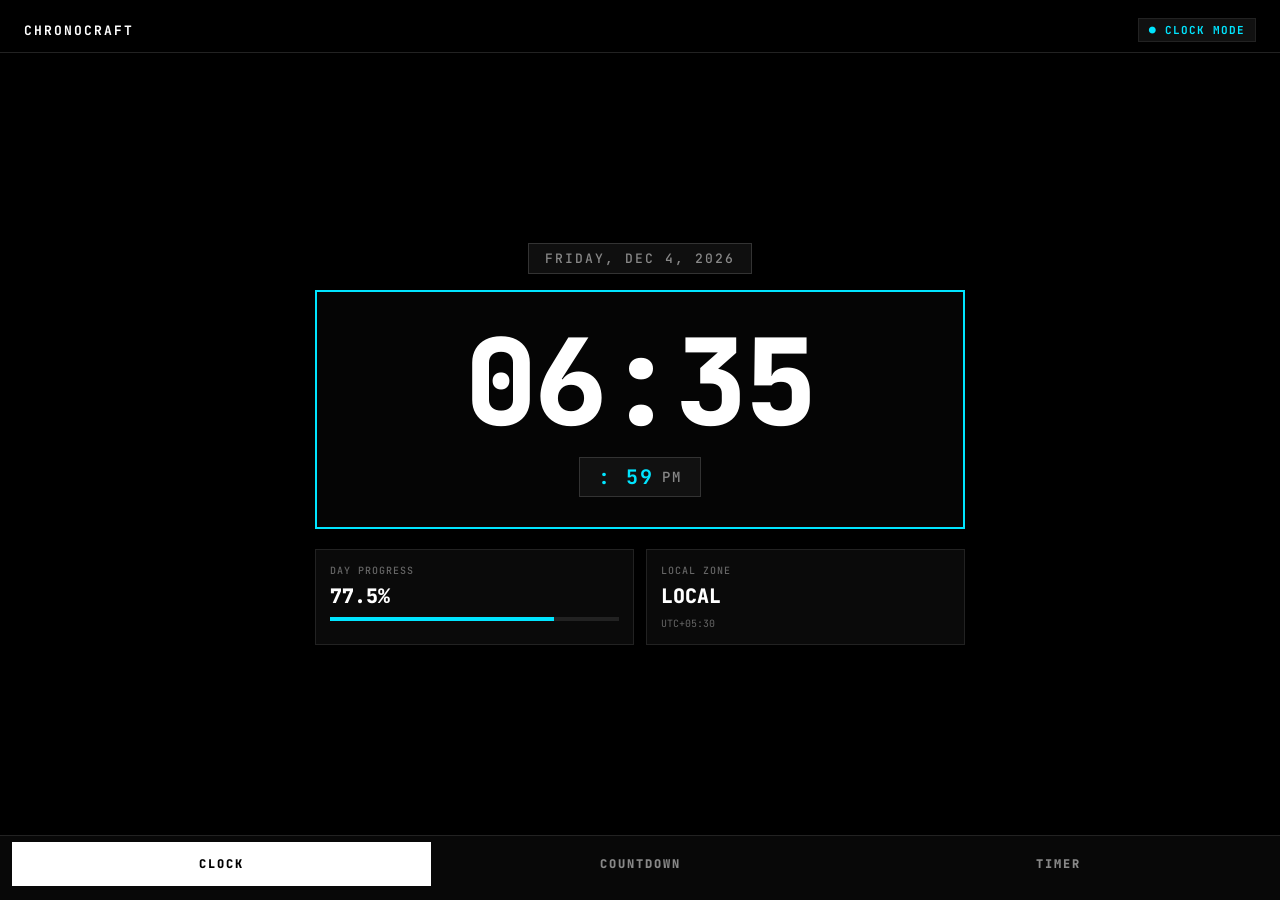
<file: index.html>
<!DOCTYPE html>
<html lang="en">
<head>
  <meta charset="UTF-8">
  <meta name="viewport" content="width=device-width, initial-scale=1.0, maximum-scale=1.0, user-scalable=no">
  <title>ChronoCraft — Sovereign Full-Screen Timepiece</title>
  <style>
    @import url('https://fonts.googleapis.com/css2?family=JetBrains+Mono:wght@300;400;500;700;800&display=swap');

    :root {
      --bg-color: #000000;
      --surface-dark: #050505;
      --surface-card: #0a0a0a;
      --border-subtle: #222222;
      --border-accent: #00E5FF;
      --text-main: #FFFFFF;
      --text-muted: #666666;
      --accent-clock: #00E5FF;
      --accent-countdown: #FFB000;
      --accent-timer: #00FF66;
      --font-mono: 'JetBrains Mono', monospace;
    }

    * {
      box-sizing: border-box;
      margin: 0;
      padding: 0;
      user-select: none;
      -webkit-user-select: none;
      border-radius: 0 !important; /* Strictly sharp brutalist edges */
    }

    body {
      background-color: var(--bg-color);
      color: var(--text-main);
      font-family: var(--font-mono);
      height: 100vh;
      width: 100vw;
      overflow: hidden;
      display: flex;
      flex-direction: column;
      justify-content: space-between;
      transition: background-color 0.3s ease;
    }

    /* Fullscreen Immersion Mode (Hides header and footer on tap/idle) */
    body.immersive .nav-bar,
    body.immersive .status-header,
    body.immersive .controls-row {
      opacity: 0;
      pointer-events: none;
      transition: opacity 0.4s ease;
    }

    /* Top Bar */
    .status-header {
      display: flex;
      justify-content: space-between;
      align-items: center;
      padding: 18px 24px 10px 24px;
      border-bottom: 1px solid var(--border-subtle);
      transition: opacity 0.3s ease;
    }

    .brand-title {
      font-size: 13px;
      font-weight: 700;
      letter-spacing: 2px;
      color: var(--text-main);
    }

    .status-chip {
      font-size: 11px;
      font-weight: 700;
      letter-spacing: 1px;
      padding: 4px 10px;
      background: #111111;
      border: 1px solid var(--border-subtle);
      color: var(--accent-clock);
    }

    /* Main Viewport Container */
    .viewport {
      flex: 1;
      display: flex;
      flex-direction: column;
      justify-content: center;
      align-items: center;
      padding: 16px;
      position: relative;
    }

    .screen-mode {
      display: none;
      width: 100%;
      max-width: 650px;
      flex-direction: column;
      align-items: center;
      animation: fadeIn 0.2s ease;
    }

    .screen-mode.active {
      display: flex;
    }

    @keyframes fadeIn {
      from { opacity: 0; transform: scale(0.99); }
      to { opacity: 1; transform: scale(1); }
    }

    /* ----------------------------------------------------
       MODE 1: CLOCK DISPLAY
    ----------------------------------------------------- */
    .clock-frame {
      width: 100%;
      background: var(--surface-dark);
      border: 2px solid var(--accent-clock);
      padding: 30px 20px;
      text-align: center;
      margin-bottom: 20px;
      cursor: pointer;
    }

    .clock-date-chip {
      display: inline-block;
      background: #0f0f0f;
      border: 1px solid #333;
      padding: 6px 16px;
      font-size: 13px;
      font-weight: 500;
      color: #888888;
      letter-spacing: 2px;
      margin-bottom: 16px;
    }

    .clock-digits {
      font-size: clamp(64px, 14vw, 120px);
      font-weight: 800;
      letter-spacing: -2px;
      line-height: 1;
      color: #FFFFFF;
      margin-bottom: 15px;
    }

    .clock-seconds-badge {
      display: inline-flex;
      align-items: center;
      gap: 8px;
      background: #111111;
      border: 1px solid #333333;
      padding: 6px 18px;
      font-size: 20px;
      font-weight: 700;
      color: var(--accent-clock);
      letter-spacing: 2px;
    }

    .clock-meridiem {
      font-size: 14px;
      color: #888888;
      font-weight: 500;
    }

    .stats-grid {
      display: grid;
      grid-template-columns: 1fr 1fr;
      gap: 12px;
      width: 100%;
    }

    .stat-card {
      background: var(--surface-card);
      border: 1px solid var(--border-subtle);
      padding: 14px;
    }

    .stat-label {
      font-size: 10px;
      font-weight: 500;
      color: var(--text-muted);
      letter-spacing: 1px;
      margin-bottom: 6px;
    }

    .stat-value {
      font-size: 20px;
      font-weight: 800;
      color: #FFFFFF;
      margin-bottom: 8px;
    }

    .progress-track {
      width: 100%;
      height: 4px;
      background: #222222;
      position: relative;
    }

    .progress-fill {
      height: 100%;
      background: var(--accent-clock);
      width: 35%;
      transition: width 0.5s ease;
    }

    /* ----------------------------------------------------
       MODE 2: COUNTDOWN DISPLAY
    ----------------------------------------------------- */
    .countdown-header {
      width: 100%;
      margin-bottom: 18px;
      text-align: left;
    }

    .countdown-title {
      font-size: 26px;
      font-weight: 800;
      letter-spacing: -1px;
      color: #FFFFFF;
      cursor: pointer;
    }

    .countdown-target-date {
      font-size: 12px;
      color: var(--accent-countdown);
      margin-top: 4px;
      letter-spacing: 1px;
    }

    .countdown-grid {
      display: grid;
      grid-template-columns: 1fr 1fr;
      gap: 12px;
      width: 100%;
      margin-bottom: 18px;
    }

    .countdown-box {
      background: var(--surface-card);
      border: 1px solid #333333;
      display: flex;
      flex-direction: column;
      align-items: center;
      justify-content: center;
      padding: 20px 10px;
    }

    .countdown-box.highlight {
      border: 2px solid var(--accent-countdown);
    }

    .countdown-box .val {
      font-size: clamp(38px, 9vw, 56px);
      font-weight: 800;
      color: #FFFFFF;
      line-height: 1;
    }

    .countdown-box .lbl {
      font-size: 11px;
      font-weight: 700;
      letter-spacing: 2px;
      margin-top: 8px;
      color: var(--accent-countdown);
    }

    /* ----------------------------------------------------
       MODE 3: FOCUS TIMER & STOPWATCH
    ----------------------------------------------------- */
    .timer-frame {
      width: 100%;
      background: var(--surface-dark);
      border: 4px solid var(--border-subtle);
      border-top: 4px solid var(--accent-timer);
      border-right: 4px solid var(--accent-timer);
      padding: 35px 20px;
      text-align: center;
      margin-bottom: 20px;
      position: relative;
    }

    .timer-routine-label {
      font-size: 12px;
      letter-spacing: 2px;
      color: var(--text-muted);
      margin-bottom: 15px;
    }

    .timer-digits {
      font-size: clamp(60px, 14vw, 96px);
      font-weight: 800;
      letter-spacing: -3px;
      color: #FFFFFF;
      line-height: 1;
      margin-bottom: 10px;
    }

    .timer-subinfo {
      font-size: 14px;
      color: var(--accent-timer);
      font-weight: 600;
      letter-spacing: 1px;
    }

    /* Presets Row */
    .presets-row {
      display: flex;
      gap: 8px;
      width: 100%;
      margin-bottom: 20px;
    }

    .preset-btn {
      flex: 1;
      padding: 10px 0;
      background: #0f0f0f;
      border: 1px solid #222222;
      color: #888888;
      font-family: inherit;
      font-size: 12px;
      font-weight: 700;
      cursor: pointer;
      transition: all 0.2s ease;
    }

    .preset-btn.active {
      border: 1px solid var(--accent-timer);
      color: var(--accent-timer);
      background: #141414;
    }

    /* Controls Buttons */
    .controls-row {
      display: flex;
      gap: 12px;
      width: 100%;
      margin-bottom: 12px;
    }

    .btn-main {
      flex: 2;
      background: var(--accent-timer);
      color: #000000;
      border: none;
      padding: 18px 0;
      font-family: inherit;
      font-size: 16px;
      font-weight: 800;
      letter-spacing: 2px;
      cursor: pointer;
    }

    .btn-main:active {
      opacity: 0.8;
    }

    .btn-secondary {
      flex: 1;
      background: #111111;
      color: #FFFFFF;
      border: 1px solid #333333;
      padding: 18px 0;
      font-family: inherit;
      font-size: 14px;
      font-weight: 700;
      letter-spacing: 1px;
      cursor: pointer;
    }

    .btn-secondary:active {
      background: #222222;
    }

    /* Bottom Navigation Bar */
    .nav-bar {
      display: flex;
      width: 100%;
      background: #080808;
      border-top: 1px solid var(--border-subtle);
      padding: 6px 12px 14px 12px;
      transition: opacity 0.3s ease;
    }

    .nav-btn {
      flex: 1;
      padding: 14px 0;
      background: transparent;
      border: none;
      color: #888888;
      font-family: inherit;
      font-size: 12px;
      font-weight: 800;
      letter-spacing: 2px;
      cursor: pointer;
      transition: all 0.2s ease;
      text-align: center;
    }

    .nav-btn.active {
      background: #FFFFFF;
      color: #000000;
    }

    /* Landscape Adaptation */
    @media (orientation: landscape) and (max-height: 500px) {
      body {
        padding: 0;
      }
      .status-header {
        padding: 8px 24px;
      }
      .viewport {
        padding: 8px 24px;
      }
      .clock-frame {
        padding: 12px;
        margin-bottom: 8px;
      }
      .clock-digits {
        font-size: clamp(48px, 16vw, 92px);
      }
      .stats-grid {
        display: none;
      }
      .nav-bar {
        padding: 4px 12px;
      }
      .nav-btn {
        padding: 8px 0;
      }
    }
  </style>
</head>
<body>

  <!-- Top Status Header -->
  <header class="status-header">
    <div class="brand-title">CHRONOCRAFT</div>
    <div class="status-chip" id="topStatusChip">● CLOCK MODE</div>
  </header>

  <!-- Main Viewport -->
  <main class="viewport" id="viewport">

    <!-- 1. CLOCK VIEW -->
    <section class="screen-mode active" id="view-clock">
      <div class="clock-date-chip" id="currentDateChip">WEDNESDAY • OCT 21, 2026</div>
      
      <div class="clock-frame" onclick="toggleSecondsFormat()">
        <div class="clock-digits" id="clockDigits">08:18</div>
        <div class="clock-seconds-badge">
          <span id="clockSeconds">: 00</span>
          <span class="clock-meridiem" id="clockMeridiem">AM</span>
        </div>
      </div>

      <div class="stats-grid">
        <div class="stat-card">
          <div class="stat-label">DAY PROGRESS</div>
          <div class="stat-value" id="dayPercentValue">34.6%</div>
          <div class="progress-track">
            <div class="progress-fill" id="dayProgressBar"></div>
          </div>
        </div>

        <div class="stat-card">
          <div class="stat-label">LOCAL ZONE</div>
          <div class="stat-value" id="tzDisplay">IST</div>
          <div style="font-size: 10px; color: #666;" id="tzOffset">UTC+05:30</div>
        </div>
      </div>
    </section>

    <!-- 2. COUNTDOWN VIEW -->
    <section class="screen-mode" id="view-countdown">
      <div class="countdown-header">
        <div class="countdown-title" id="eventTitle" onclick="editEventTitle()">NEW PRODUCT LAUNCH ✎</div>
        <div class="countdown-target-date" id="eventDateDisplay">TARGET: NOV 15, 2026 • 09:00 AM</div>
      </div>

      <div class="countdown-grid">
        <div class="countdown-box highlight">
          <div class="val" id="cdDays">00</div>
          <div class="lbl">DAYS</div>
        </div>
        <div class="countdown-box">
          <div class="val" id="cdHours">00</div>
          <div class="lbl">HOURS</div>
        </div>
        <div class="countdown-box">
          <div class="val" id="cdMinutes">00</div>
          <div class="lbl">MINUTES</div>
        </div>
        <div class="countdown-box highlight">
          <div class="val" id="cdSeconds">00</div>
          <div class="lbl">SECONDS</div>
        </div>
      </div>

      <div class="controls-row">
        <button class="btn-main" style="background: var(--accent-countdown);" onclick="setQuickCountdownDays(7)">+7 DAYS</button>
        <button class="btn-main" style="background: #222; color: #fff;" onclick="setQuickCountdownDays(30)">+30 DAYS</button>
        <button class="btn-secondary" onclick="pickCustomEventDate()">SET DATE</button>
      </div>
    </section>

    <!-- 3. FOCUS TIMER VIEW -->
    <section class="screen-mode" id="view-timer">
      <div class="presets-row">
        <button class="preset-btn active" onclick="setTimerDuration(25, 'POMODORO FOCUS', this)">25 MIN</button>
        <button class="preset-btn" onclick="setTimerDuration(5, 'SHORT BREAK', this)">5 MIN</button>
        <button class="preset-btn" onclick="setTimerDuration(45, 'DEEP WORK', this)">45 MIN</button>
        <button class="preset-btn" onclick="setTimerDuration(20, 'POWER NAP', this)">20 MIN</button>
      </div>

      <div class="timer-frame">
        <div class="timer-routine-label" id="timerLabel">DEEP WORK SESSION</div>
        <div class="timer-digits" id="timerDigits">25:00</div>
        <div class="timer-subinfo" id="timerPercentRemaining">100% REMAINING</div>
      </div>

      <div class="controls-row">
        <button class="btn-main" id="btnTimerToggle" onclick="toggleTimer()">▶ START</button>
        <button class="btn-secondary" onclick="resetTimer()">RESET</button>
      </div>
    </section>

  </main>

  <!-- Bottom Navigation Bar -->
  <nav class="nav-bar">
    <button class="nav-btn active" id="nav-clock" onclick="switchMode('clock')">CLOCK</button>
    <button class="nav-btn" id="nav-countdown" onclick="switchMode('countdown')">COUNTDOWN</button>
    <button class="nav-btn" id="nav-timer" onclick="switchMode('timer')">TIMER</button>
  </nav>

  <script>
    // State
    let activeMode = 'clock';
    let is24Hour = false;
    let targetCountdownDate = new Date(Date.now() + 25 * 86400000 + 14 * 3600000); // 25 days ahead
    
    // Timer State
    let timerTotalSeconds = 25 * 60;
    let timerRemainingSeconds = timerTotalSeconds;
    let timerInterval = null;
    let isTimerRunning = false;

    // Web Audio Bell Sound Generator
    function playBeep(freq = 880, duration = 0.25) {
      try {
        const audioCtx = new (window.AudioContext || window.webkitAudioContext)();
        const osc = audioCtx.createOscillator();
        const gain = audioCtx.createGain();
        osc.type = 'sine';
        osc.frequency.setValueAtTime(freq, audioCtx.currentTime);
        gain.gain.setValueAtTime(0.15, audioCtx.currentTime);
        gain.gain.exponentialRampToValueAtTime(0.001, audioCtx.currentTime + duration);
        osc.connect(gain);
        gain.connect(audioCtx.destination);
        osc.start();
        osc.stop(audioCtx.currentTime + duration);
      } catch (e) {}
    }

    // 1. CLOCK TICKER
    function updateClock() {
      const now = new Date();
      let hours = now.getHours();
      const minutes = String(now.getMinutes()).padStart(2, '0');
      const seconds = String(now.getSeconds()).padStart(2, '0');
      let meridiem = '';

      if (!is24Hour) {
        meridiem = hours >= 12 ? 'PM' : 'AM';
        hours = hours % 12;
        hours = hours ? hours : 12;
      }
      const hourStr = String(hours).padStart(2, '0');

      document.getElementById('clockDigits').innerText = `${hourStr}:${minutes}`;
      document.getElementById('clockSeconds').innerText = `: ${seconds}`;
      document.getElementById('clockMeridiem').innerText = is24Hour ? '' : meridiem;

      // Date Chip
      const options = { weekday: 'long', month: 'short', day: 'numeric', year: 'numeric' };
      document.getElementById('currentDateChip').innerText = now.toLocaleDateString('en-US', options).toUpperCase();

      // Day % Elapsed
      const midnight = new Date(now.getFullYear(), now.getMonth(), now.getDate()).getTime();
      const daySeconds = (now.getTime() - midnight) / 1000;
      const dayPct = ((daySeconds / 86400) * 100).toFixed(1);
      document.getElementById('dayPercentValue').innerText = `${dayPct}%`;
      document.getElementById('dayProgressBar').style.width = `${dayPct}%`;

      // Timezone
      document.getElementById('tzDisplay').innerText = Intl.DateTimeFormat().resolvedOptions().timeZone.split('/')[1] || 'LOCAL';
    }

    function toggleSecondsFormat() {
      is24Hour = !is24Hour;
      updateClock();
    }

    // 2. COUNTDOWN TICKER
    function updateCountdown() {
      const now = new Date().getTime();
      const diff = targetCountdownDate.getTime() - now;

      if (diff <= 0) {
        document.getElementById('cdDays').innerText = "00";
        document.getElementById('cdHours').innerText = "00";
        document.getElementById('cdMinutes').innerText = "00";
        document.getElementById('cdSeconds').innerText = "00";
        return;
      }

      const days = Math.floor(diff / (1000 * 60 * 60 * 24));
      const hours = Math.floor((diff % (1000 * 60 * 60 * 24)) / (1000 * 60 * 60));
      const minutes = Math.floor((diff % (1000 * 60 * 60)) / (1000 * 60));
      const seconds = Math.floor((diff % (1000 * 60)) / 1000);

      document.getElementById('cdDays').innerText = String(days).padStart(2, '0');
      document.getElementById('cdHours').innerText = String(hours).padStart(2, '0');
      document.getElementById('cdMinutes').innerText = String(minutes).padStart(2, '0');
      document.getElementById('cdSeconds').innerText = String(seconds).padStart(2, '0');
    }

    function editEventTitle() {
      const name = prompt("Enter Target Event Title:", document.getElementById('eventTitle').innerText.replace(' ✎', ''));
      if (name && name.trim()) {
        document.getElementById('eventTitle').innerText = name.toUpperCase() + ' ✎';
      }
    }

    function setQuickCountdownDays(d) {
      targetCountdownDate = new Date(Date.now() + d * 86400000);
      document.getElementById('eventDateDisplay').innerText = `TARGET: ${targetCountdownDate.toDateString().toUpperCase()}`;
      updateCountdown();
    }

    function pickCustomEventDate() {
      const dateStr = prompt("Enter Target Date (YYYY-MM-DD):", targetCountdownDate.toISOString().slice(0, 10));
      if (dateStr) {
        const parsed = new Date(dateStr);
        if (!isNaN(parsed.getTime())) {
          targetCountdownDate = parsed;
          document.getElementById('eventDateDisplay').innerText = `TARGET: ${targetCountdownDate.toDateString().toUpperCase()}`;
          updateCountdown();
        }
      }
    }

    // 3. TIMER SYSTEM
    function formatTimerTime(secs) {
      const m = Math.floor(secs / 60);
      const s = secs % 60;
      return `${String(m).padStart(2, '0')}:${String(s).padStart(2, '0')}`;
    }

    function renderTimer() {
      document.getElementById('timerDigits').innerText = formatTimerTime(timerRemainingSeconds);
      const pct = Math.round((timerRemainingSeconds / timerTotalSeconds) * 100);
      document.getElementById('timerPercentRemaining').innerText = `${pct}% REMAINING • ${Math.round(timerTotalSeconds / 60)} MIN TOTAL`;
    }

    function toggleTimer() {
      const btn = document.getElementById('btnTimerToggle');
      if (isTimerRunning) {
        clearInterval(timerInterval);
        isTimerRunning = false;
        btn.innerText = '▶ RESUME';
        btn.style.background = 'var(--accent-timer)';
      } else {
        isTimerRunning = true;
        btn.innerText = '❚❚ PAUSE';
        btn.style.background = '#FFB000';
        playBeep(440, 0.1);

        timerInterval = setInterval(() => {
          if (timerRemainingSeconds > 0) {
            timerRemainingSeconds--;
            renderTimer();
          } else {
            clearInterval(timerInterval);
            isTimerRunning = false;
            btn.innerText = '▶ START';
            btn.style.background = 'var(--accent-timer)';
            // Alarm chime
            playBeep(880, 0.4);
            setTimeout(() => playBeep(1174, 0.6), 400);
          }
        }, 1000);
      }
    }

    function resetTimer() {
      if (timerInterval) clearInterval(timerInterval);
      isTimerRunning = false;
      timerRemainingSeconds = timerTotalSeconds;
      document.getElementById('btnTimerToggle').innerText = '▶ START';
      document.getElementById('btnTimerToggle').style.background = 'var(--accent-timer)';
      renderTimer();
    }

    function setTimerDuration(mins, label, element) {
      resetTimer();
      timerTotalSeconds = mins * 60;
      timerRemainingSeconds = timerTotalSeconds;
      document.getElementById('timerLabel').innerText = label;
      document.querySelectorAll('.preset-btn').forEach(b => b.classList.remove('active'));
      if (element) element.classList.add('active');
      renderTimer();
    }

    // 4. MODE SWITCHING
    function switchMode(mode) {
      activeMode = mode;
      document.querySelectorAll('.screen-mode').forEach(s => s.classList.remove('active'));
      document.querySelectorAll('.nav-btn').forEach(b => b.classList.remove('active'));

      document.getElementById(`view-${mode}`).classList.add('active');
      document.getElementById(`nav-${mode}`).classList.add('active');

      const status = document.getElementById('topStatusChip');
      if (mode === 'clock') {
        status.innerText = '● CLOCK MODE';
        status.style.color = 'var(--accent-clock)';
      } else if (mode === 'countdown') {
        status.innerText = '● COUNTDOWN MODE';
        status.style.color = 'var(--accent-countdown)';
      } else if (mode === 'timer') {
        status.innerText = '● FOCUS TIMER';
        status.style.color = 'var(--accent-timer)';
      }
    }

    // 5. IMMERSION / FULLSCREEN TAP TOGGLE
    document.getElementById('viewport').addEventListener('click', (e) => {
      // Don't toggle immersion if user clicked a button or interactive chip
      if (['BUTTON', 'SPAN', 'INPUT'].includes(e.target.tagName)) return;
      document.body.classList.toggle('immersive');
    });

    // Keyboard Shortcuts
    window.addEventListener('keydown', (e) => {
      if (e.key === '1') switchMode('clock');
      if (e.key === '2') switchMode('countdown');
      if (e.key === '3') switchMode('timer');
      if (e.key === ' ') {
        e.preventDefault();
        if (activeMode === 'timer') toggleTimer();
      }
      if (e.key.toLowerCase() === 'f') {
        if (!document.fullscreenElement) {
          document.documentElement.requestFullscreen().catch(() => {});
        } else {
          document.exitFullscreen().catch(() => {});
        }
      }
    });

    // Startup
    setInterval(updateClock, 1000);
    setInterval(updateCountdown, 1000);
    updateClock();
    updateCountdown();
    renderTimer();
  </script>
</body>
</html>
</file>
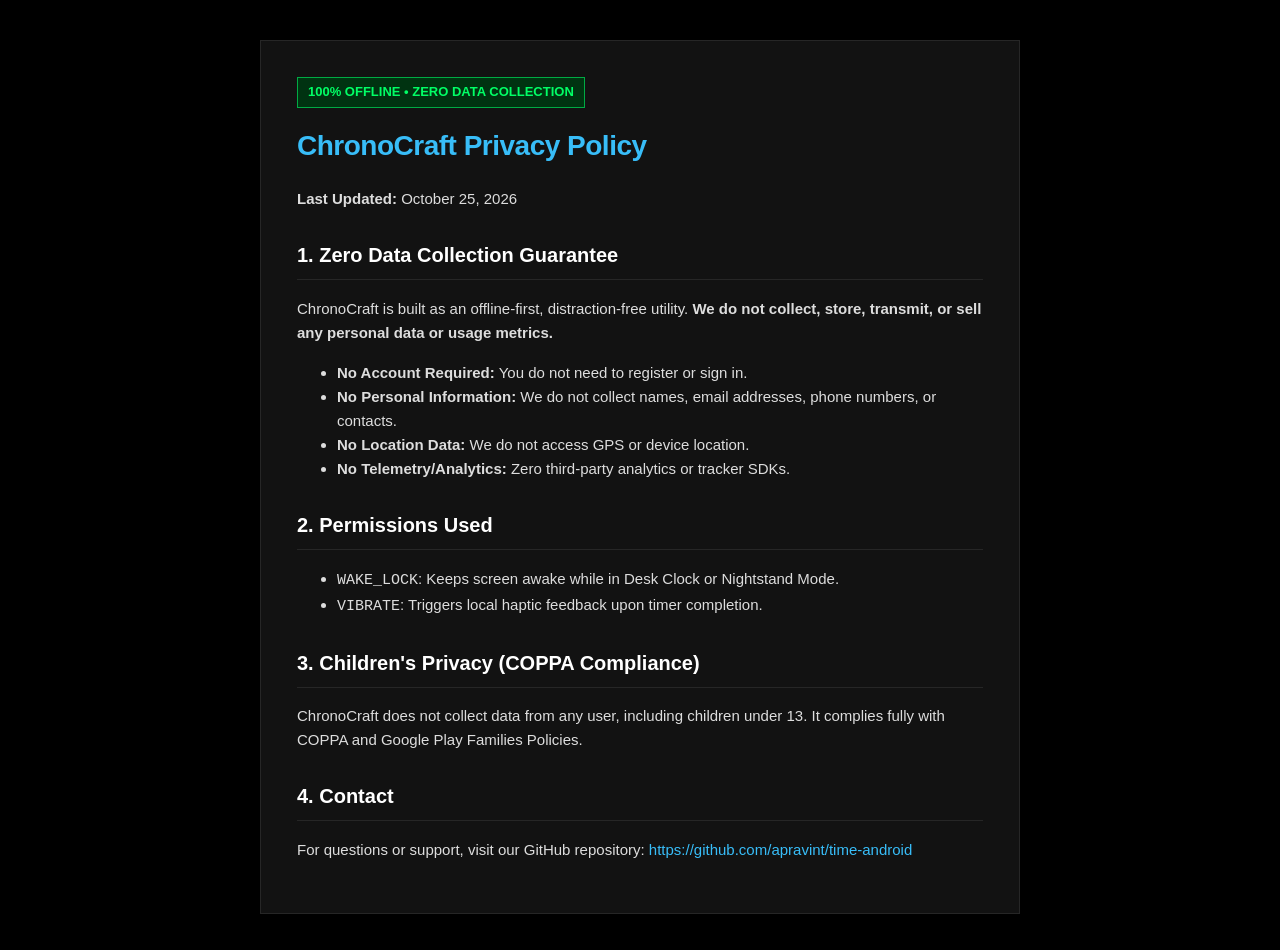
<file: docs/privacy.html>
<!DOCTYPE html>
<html lang="en">
<head>
  <meta charset="UTF-8">
  <meta name="viewport" content="width=device-width, initial-scale=1.0">
  <title>Privacy Policy - ChronoCraft Minimal Clock</title>
  <style>
    :root {
      --bg: #000000;
      --card: #121212;
      --border: #262626;
      --text: #ffffff;
      --text-muted: #888888;
      --accent: #38bdf8;
    }
    * { box-sizing: border-box; }
    body {
      background: var(--bg);
      color: var(--text);
      font-family: -apple-system, BlinkMacSystemFont, "Segoe UI", Roboto, sans-serif;
      line-height: 1.6;
      margin: 0;
      padding: 40px 20px;
    }
    .container {
      max-width: 760px;
      margin: 0 auto;
      background: var(--card);
      border: 1px solid var(--border);
      padding: 36px;
    }
    h1 {
      margin-top: 0;
      font-size: 28px;
      color: var(--accent);
      letter-spacing: -0.5px;
    }
    h2 {
      font-size: 20px;
      margin-top: 28px;
      border-bottom: 1px solid var(--border);
      padding-bottom: 8px;
    }
    p, li {
      color: #dddddd;
      font-size: 15px;
    }
    .badge {
      display: inline-block;
      background: #003311;
      color: #00ff66;
      border: 1px solid #00aa44;
      padding: 4px 10px;
      font-size: 13px;
      font-weight: bold;
      margin-bottom: 16px;
    }
    a { color: var(--accent); text-decoration: none; }
    a:hover { text-decoration: underline; }
  </style>
</head>
<body>
  <div class="container">
    <div class="badge">100% OFFLINE • ZERO DATA COLLECTION</div>
    <h1>ChronoCraft Privacy Policy</h1>
    <p><strong>Last Updated:</strong> October 25, 2026</p>

    <h2>1. Zero Data Collection Guarantee</h2>
    <p>ChronoCraft is built as an offline-first, distraction-free utility. <strong>We do not collect, store, transmit, or sell any personal data or usage metrics.</strong></p>
    <ul>
      <li><strong>No Account Required:</strong> You do not need to register or sign in.</li>
      <li><strong>No Personal Information:</strong> We do not collect names, email addresses, phone numbers, or contacts.</li>
      <li><strong>No Location Data:</strong> We do not access GPS or device location.</li>
      <li><strong>No Telemetry/Analytics:</strong> Zero third-party analytics or tracker SDKs.</li>
    </ul>

    <h2>2. Permissions Used</h2>
    <ul>
      <li><code>WAKE_LOCK</code>: Keeps screen awake while in Desk Clock or Nightstand Mode.</li>
      <li><code>VIBRATE</code>: Triggers local haptic feedback upon timer completion.</li>
    </ul>

    <h2>3. Children's Privacy (COPPA Compliance)</h2>
    <p>ChronoCraft does not collect data from any user, including children under 13. It complies fully with COPPA and Google Play Families Policies.</p>

    <h2>4. Contact</h2>
    <p>For questions or support, visit our GitHub repository: <a href="https://github.com/apravint/time-android">https://github.com/apravint/time-android</a></p>
  </div>
</body>
</html>
</file>
